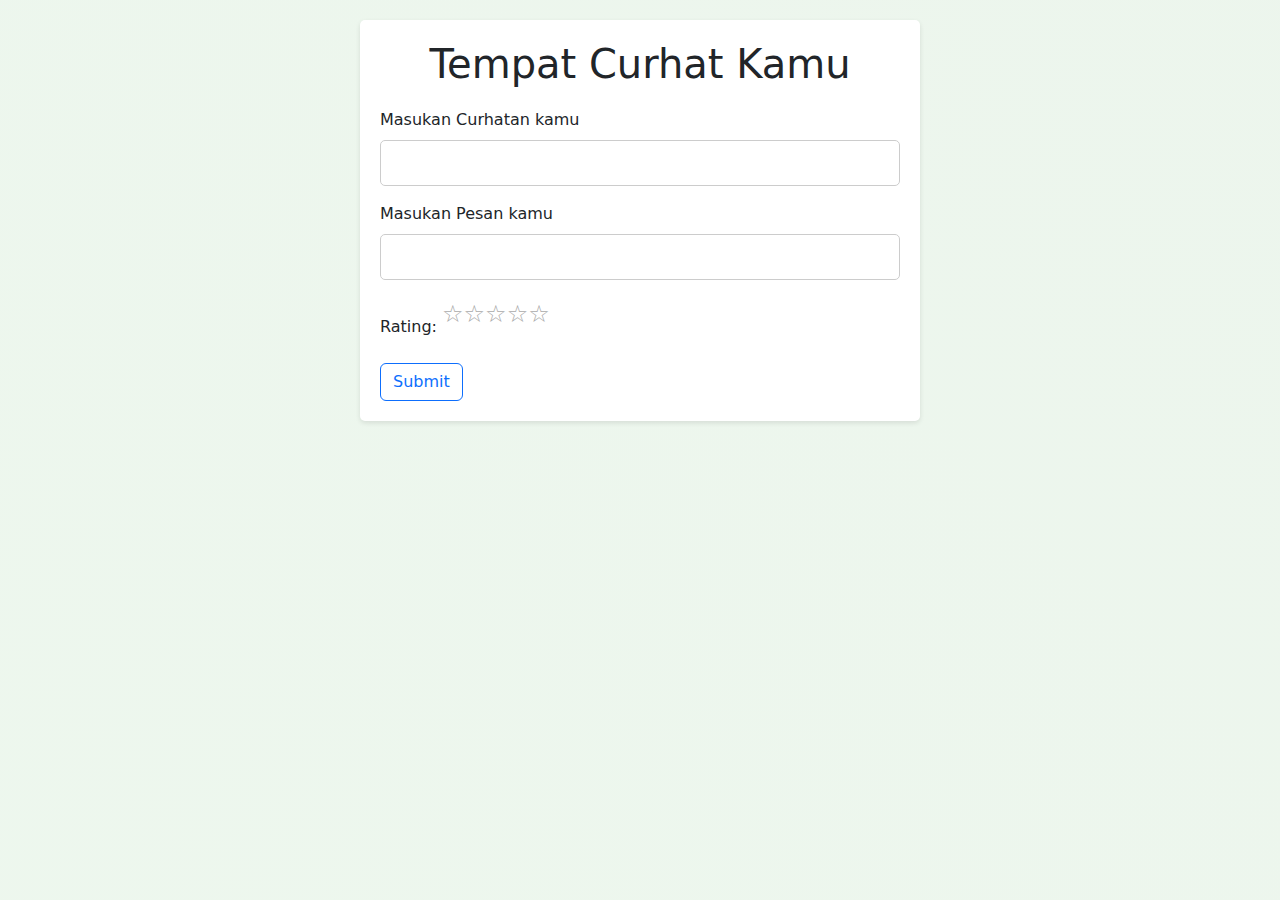
<file: Form Curhat/Index.html>
<!DOCTYPE html>
<html lang="en">

<head>
    <meta charset="UTF-8">
    <meta name="viewport" content="width=device-width, initial-scale=1.0">
    <link rel="stylesheet" href="style.css">
    <link href="https://cdn.jsdelivr.net/npm/bootstrap@5.0.2/dist/css/bootstrap.min.css" rel="stylesheet">
    <title>Curhat Disini Aja yah</title>
</head>

<body>
    <div class="container">
        <div class="content">
            <div class="child">
                <h1>Tempat Curhat Kamu</h1>
                <form action="" method="POST">
                    <div class="mb-3">
                        <label for="isicurhat" class="form-label">Masukan Curhatan kamu</label>
                        <input type="text" id="isicurhat" name="Curhat" class="form-control" required>
                    </div>
                    <div class="mb-3">
                        <label for="isipesan" class="form-label">Masukan Pesan kamu</label>
                        <input type="text" id="isipesan" name="pesan" class="form-control" required>
                    </div>
                    <div class="mb-3">
                        <label class="form-label">Rating:</label>
                        <div class="rating">
                            <input type="radio" id="star5" name="rating" value="5">
                            <label for="star5"></label>
                            <input type="radio" id="star4" name="rating" value="4">
                            <label for="star4"></label>
                            <input type="radio" id="star3" name="rating" value="3">
                            <label for="star3"></label>
                            <input type="radio" id="star2" name="rating" value="2">
                            <label for="star2"></label>
                            <input type="radio" id="star1" name="rating" value="1">
                            <label for="star1"></label>
                        </div>
                    </div>
                    <button type="submit" class="btn btn-outline-primary">Submit</button>
                </form>
            </div>
        </div>
    </div>
    <script src="script.js"></script>
    <script src="https://cdn.jsdelivr.net/npm/bootstrap@5.0.2/dist/js/bootstrap.bundle.min.js"></script>
    <script>
        const scriptURL = '<https://script.google.com/macros/s/AKfycbwRgDXX8NihOuvd54FvMT-ixifRlZwmdQGzoQ03TDQSo5M9A43tZRhW4col9bbo-Y0shQ/exec URL>'
        const form = document.forms['submit-to-google-sheet']
      
        form.addEventListener('submit', e => {
          e.preventDefault()
          fetch(scriptURL, { method: 'POST', body: new FormData(form)})
            .then(response => console.log('Success!', response))
            .catch(error => console.error('Error!', error.message))
        })
      </script>
</body>

</html>
</file>
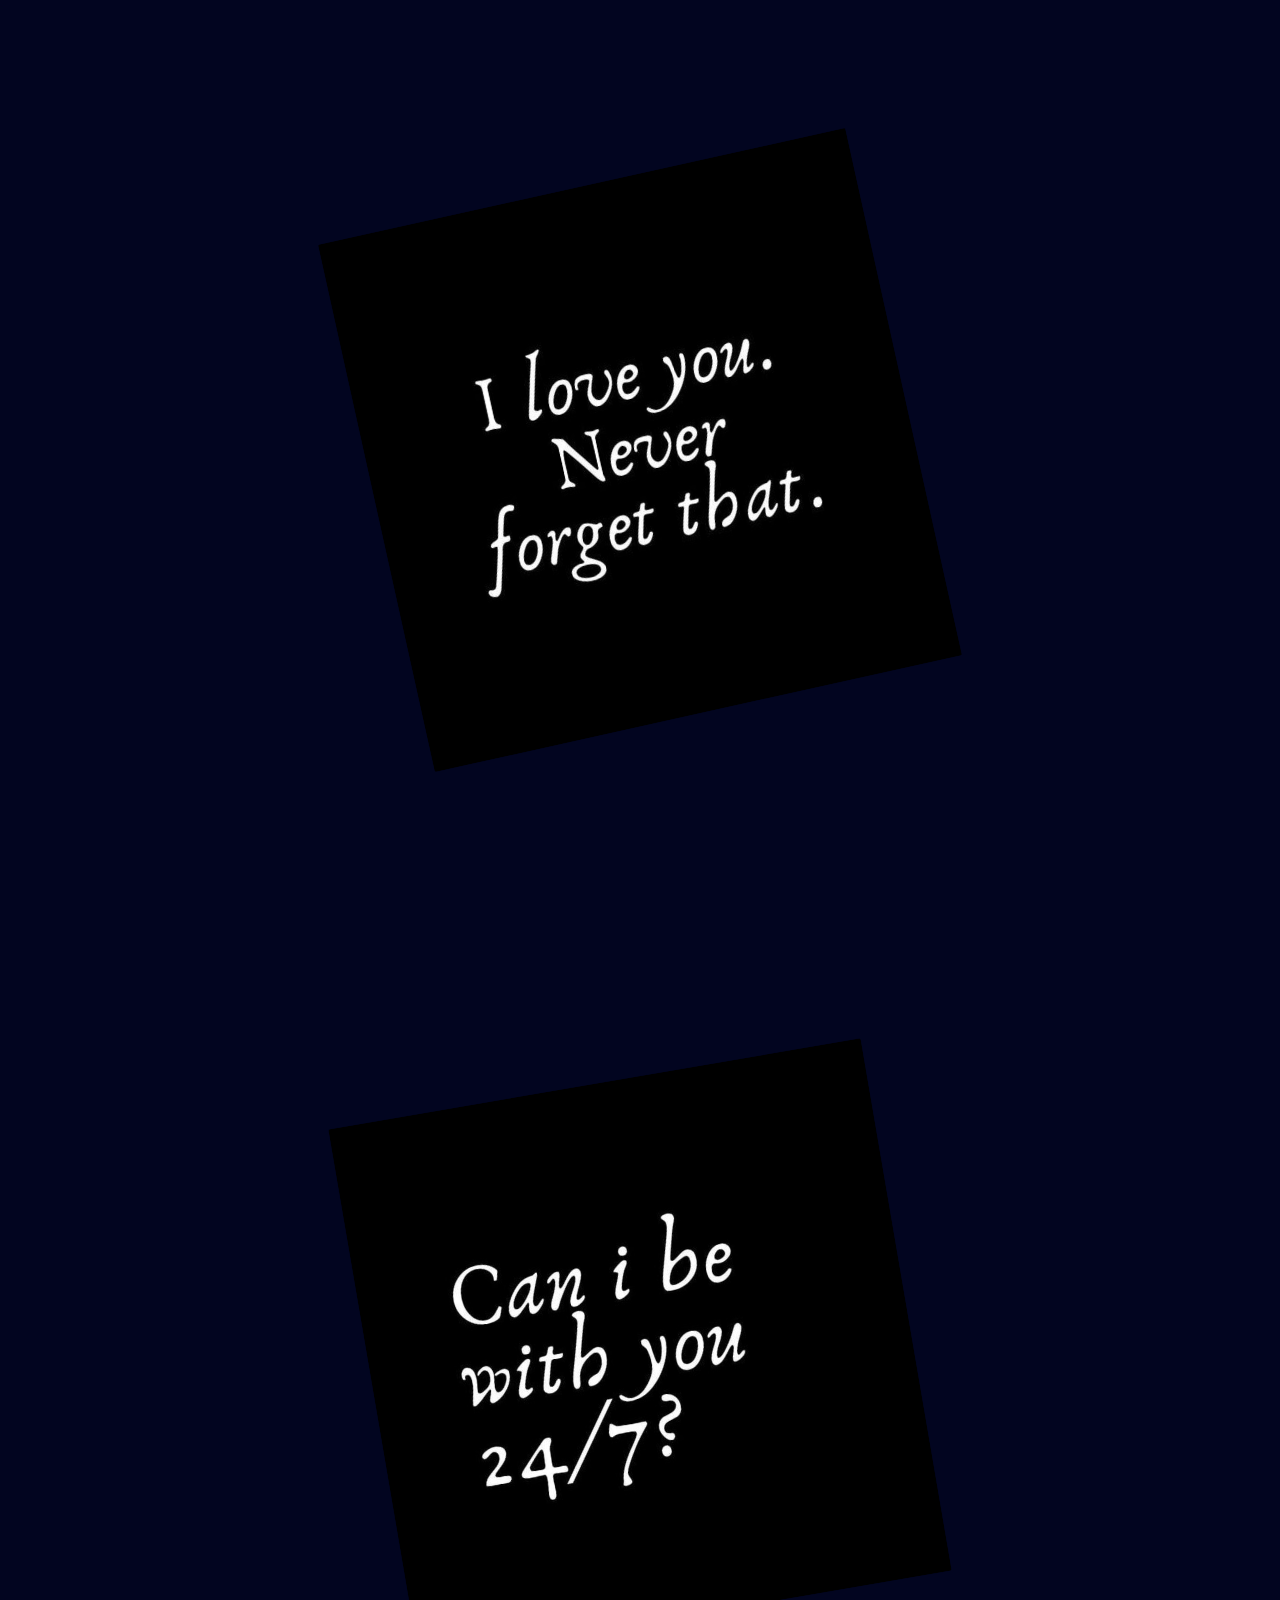
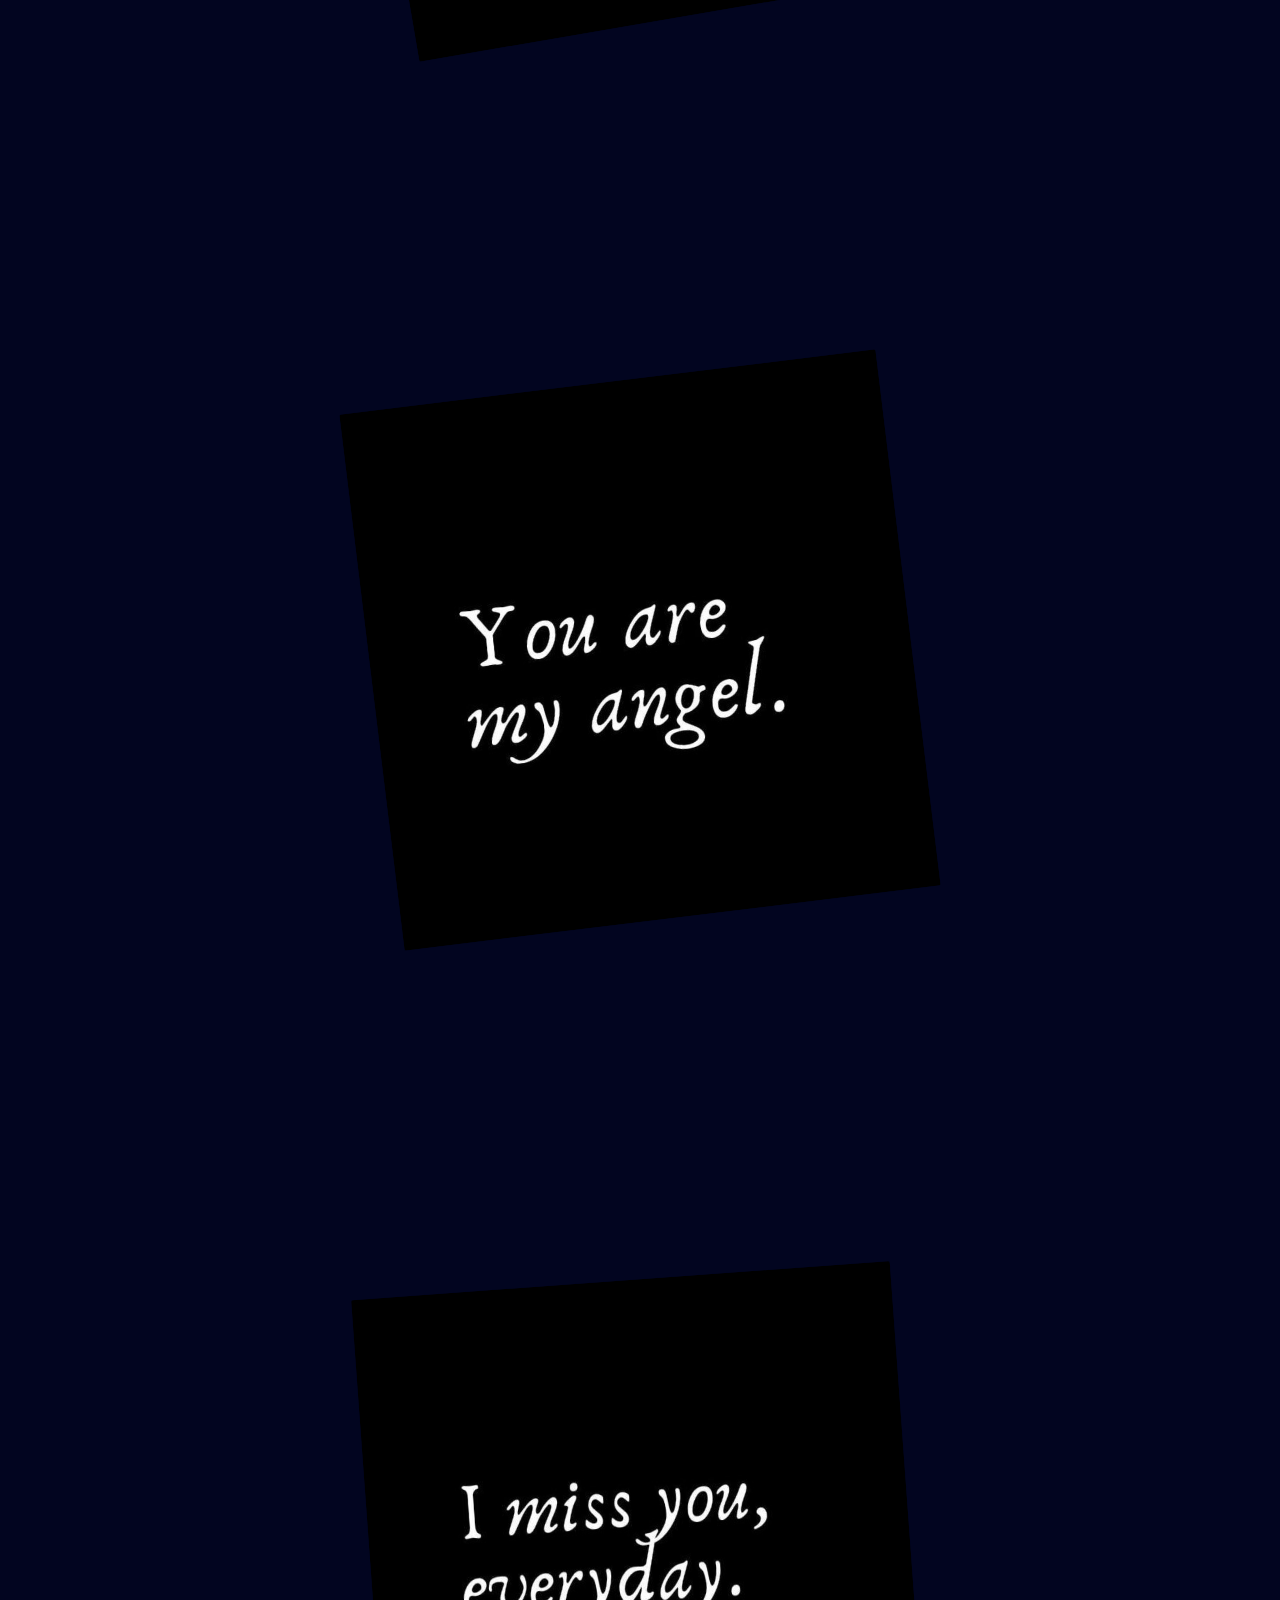
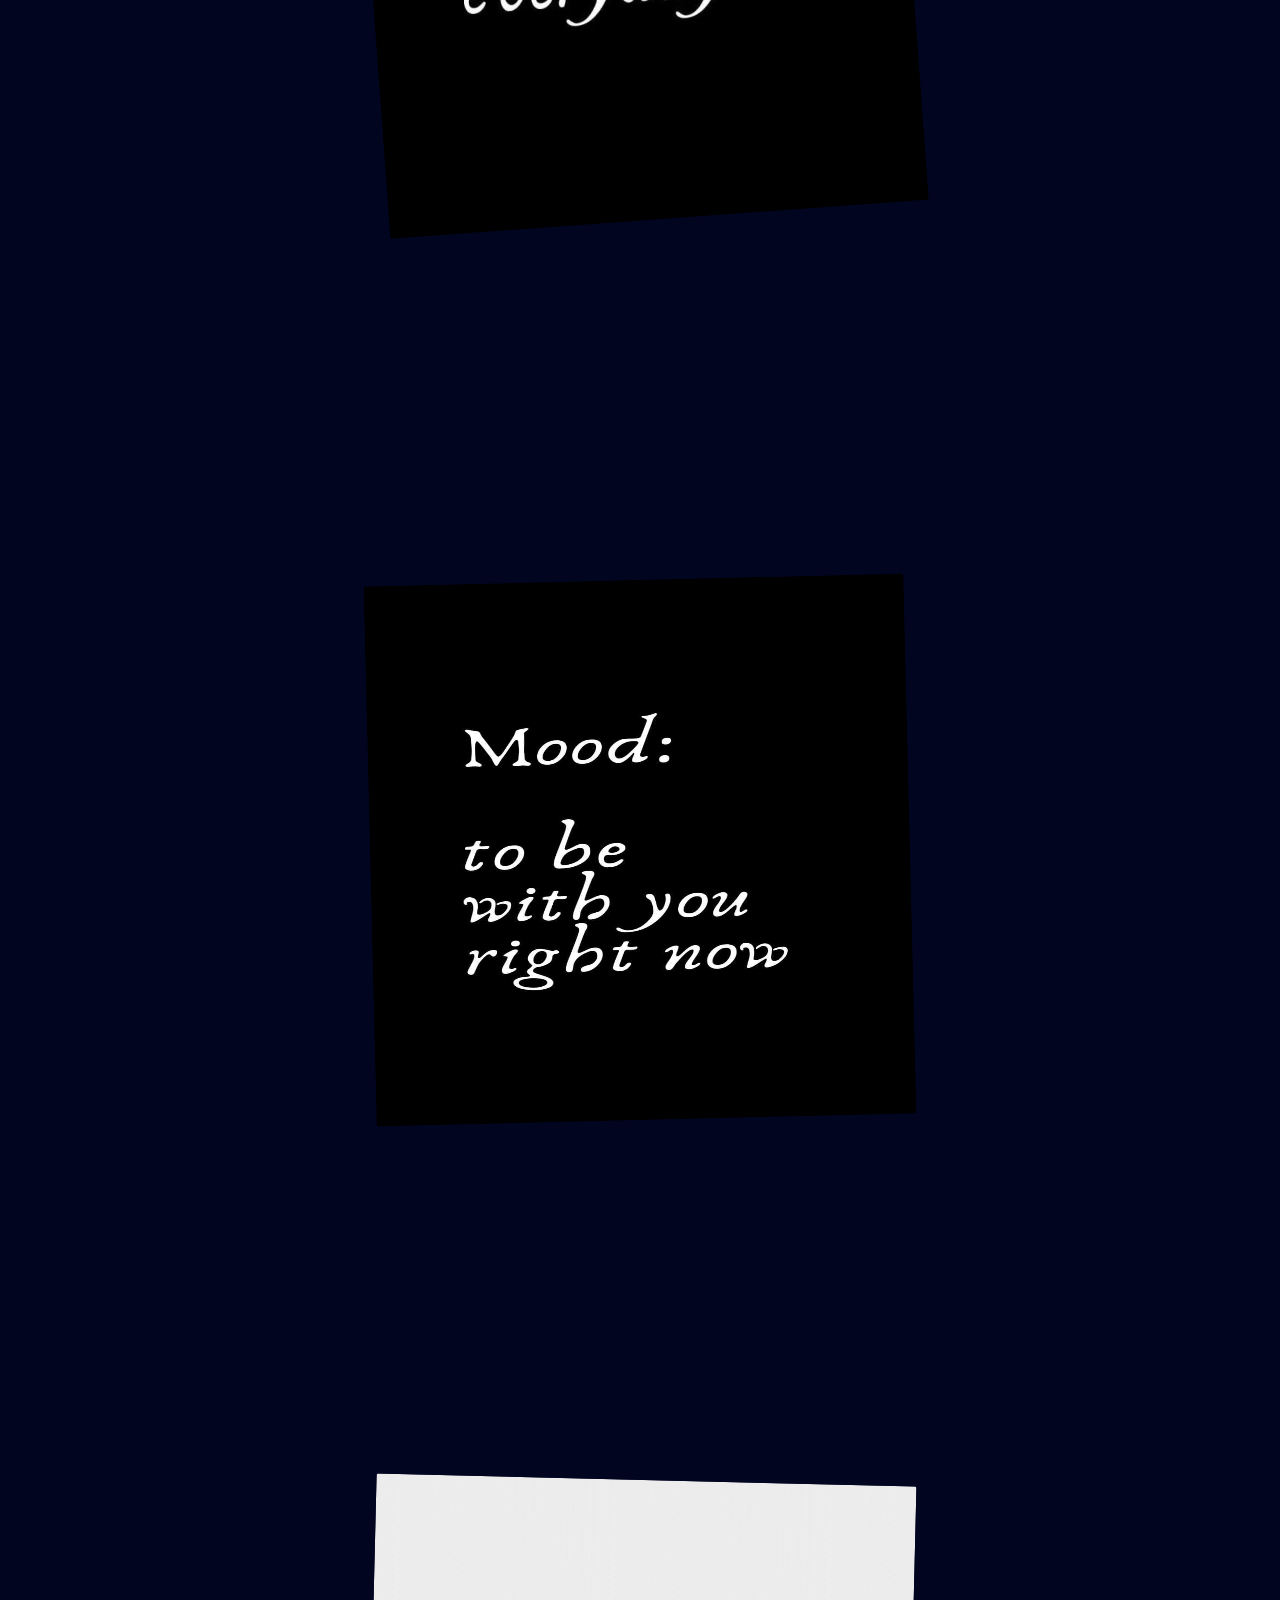
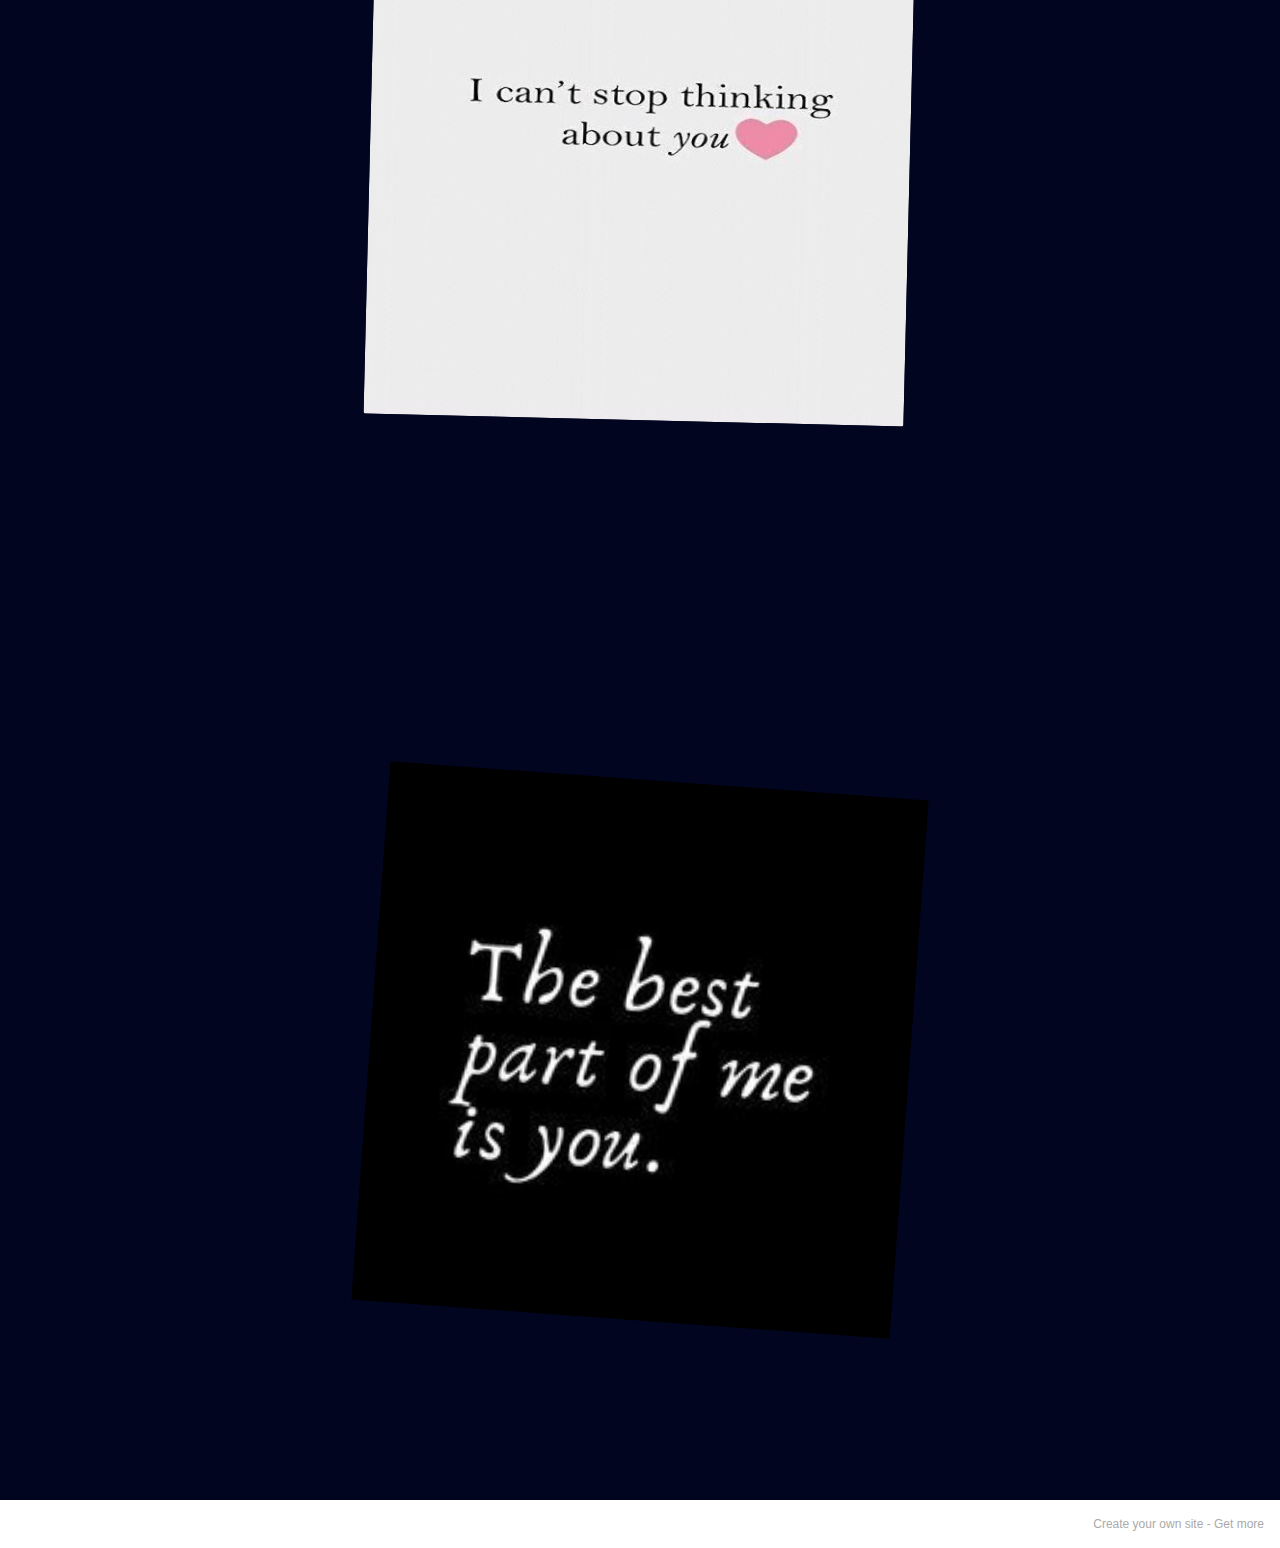
<file: galerry/Index.html>
<!DOCTYPE html>
<html  >
<head>
  <!-- Site made with Mobirise Website Builder v5.2.6, https://mobirise.com -->
  <meta charset="UTF-8">
  <meta http-equiv="X-UA-Compatible" content="IE=edge">
  <meta name="generator" content="Mobirise v5.2.6, mobirise.com">
  <meta name="viewport" content="width=device-width, initial-scale=1, minimum-scale=1">
  <link rel="shortcut icon" href="assets/images/logo5.png" type="image/x-icon">
  <meta name="description" content="Sticky Photostack">
  
  
  <title>Sticky Photostack</title>
  <link rel="stylesheet" href="assets/tether/tether.min.css">
  <link rel="stylesheet" href="assets/bootstrap/css/bootstrap.min.css">
  <link rel="stylesheet" href="assets/bootstrap/css/bootstrap-grid.min.css">
  <link rel="stylesheet" href="assets/bootstrap/css/bootstrap-reboot.min.css">
  <link rel="stylesheet" href="assets/theme/css/style.css">
  <link rel="preload" as="style" href="assets/mobirise/css/mbr-additional.css"><link rel="stylesheet" href="assets/mobirise/css/mbr-additional.css" type="text/css">
  
  
  
  

</head>
<body>
  
  <section class="photostack cid-snad6ka7Fr" id="content4-0">
<!--     <div class="photostack"> -->
<figure><img src="assets/galery/134 List of Romantic Words For Her And Him (1).jpeg" width="1000" height="1000"></figure>
<figure><img src="assets/galery/134 List of Romantic Words For Her And Him (2).jpeg" width="1000" height="1000" alt=""></figure>
<figure><img src="assets/galery/134 List of Romantic Words For Her And Him (3).jpeg" width="1000" height="1000"></figure>
<figure><img src="assets/galery/134 List of Romantic Words For Her And Him (5).jpeg" width="1000" height="1000"></figure>
<figure><img src="assets/galery/134 List of Romantic Words For Her And Him (6).jpeg" width="1000" height="1000"></figure>
<figure><img src="assets/galery/I cant stop thinking about you.jpeg" width="1000" height="1000"></figure>
<figure><img src="assets/galery/134 List of Romantic Words For Her And Him.jpeg" width="1000" height="1000"></figure>
    
<!-- </div> -->
</section><section style="background-color: #fff; font-family: -apple-system, BlinkMacSystemFont, 'Segoe UI', 'Roboto', 'Helvetica Neue', Arial, sans-serif; color:#aaa; font-size:12px; padding: 0; align-items: center; display: flex;"><a href="https://mobirise.site/q" style="flex: 1 1; height: 3rem; padding-left: 1rem;"></a><p style="flex: 0 0 auto; margin:0; padding-right:1rem;">Create your own site - <a href="https://mobirise.site/v" style="color:#aaa;">Get more</a></p></section><script src="assets/web/assets/jquery/jquery.min.js"></script>  <script src="assets/popper/popper.min.js"></script>  <script src="assets/tether/tether.min.js"></script>  <script src="assets/bootstrap/js/bootstrap.min.js"></script>  <script src="assets/smoothscroll/smooth-scroll.js"></script>  <script src="assets/theme/js/script.js"></script>  
  
  

</body>
</html>
</file>
<file: Form Curhat/style.css>
/* CSS untuk dekorasi halaman curhat */
body {
    font-family: Arial, sans-serif;
    background-color: #f2f2f2;
    margin: 0;
    padding: 0;
  }
  
  .content {
    max-width: 600px;
    margin: 0 auto;
    padding: 20px;
  }
  
  .child {
    background-color: #fff;
    padding: 20px;
    border-radius: 5px;
    box-shadow: 0 2px 5px rgba(0, 0, 0, 0.1);
  }
  
  h1 {
    text-align: center;
    color: #333;
    font-size: 28px;
    margin-bottom: 20px;
  }
  
  form {
    margin-top: 20px;
  }
  
  input[type="text"] {
    width: 100%;
    padding: 10px;
    margin-bottom: 10px;
    border: 1px solid #ccc;
    border-radius: 5px;
  }
  
  .container {
    margin-bottom: 10px;
  }
  
  .field {
    display: flex;
    flex-direction: column;
  }
  
  .checkbox {
    margin-bottom: 5px;
  }
  
  .checkbox input[type="checkbox"] {
    margin-right: 5px;
  }
  
  button {
    background-color: #4caf50;
    color: #fff;
    padding: 10px 20px;
    border: none;
    border-radius: 5px;
    cursor: pointer;
    font-size: 16px;
  }
  
  button:hover {
    background-color: #45a049;
  }
  
  /* Tambahkan dekorasi berikut */
  .container::before {
    content: "";
    display: block;
    position: absolute;
    top: 0;
    left: 0;
    width: 100%;
    height: 100%;
    background-image: linear-gradient(45deg, #4caf50, #45a049);
    opacity: 0.1;
    z-index: -1;
  }
  
  .child {
    position: relative;
    overflow: hidden;
  }
  
  .child::before {
    content: "";
    display: block;
    position: absolute;
    top: -50px;
    left: -50px;
    width: 100%;
    height: 100%;
    background-image: radial-gradient(circle at top left, #4caf50, #45a049);
    transform: rotate(-45deg);
    opacity: 0.05;
    z-index: -1;
  }
  
/* CSS untuk sistem rating pengguna */
.rating {
    display: inline-block;
  }
  
  .rating input[type="radio"] {
    display: none;
  }
  
  .rating label {
    float: right;
    cursor: pointer;
    color: #aaa;
  }
  
  .rating label:before {
    content: "\2606";
    font-size: 24px;
  }
  
  .rating input[type="radio"]:checked ~ label:before {
    content: "\2605";
    color: #FFD700;
  }
</file>
<file: galerry/assets/theme/css/style.css>
section {
  background-color: #ffffff;
}

body {
  font-style: normal;
  line-height: 1.5;
  font-weight: 400;
  color: #232323;
  position: relative;
}

section,
.container,
.container-fluid {
  position: relative;
  word-wrap: break-word;
}

a.mbr-iconfont:hover {
  text-decoration: none;
}

.article .lead p,
.article .lead ul,
.article .lead ol,
.article .lead pre,
.article .lead blockquote {
  margin-bottom: 0;
}

a {
  font-style: normal;
  font-weight: 400;
  cursor: pointer;
}

a, a:hover {
  text-decoration: none;
}

.mbr-section-title {
  font-style: normal;
  line-height: 1.3;
}

.mbr-section-subtitle {
  line-height: 1.3;
}

.mbr-text {
  font-style: normal;
  line-height: 1.7;
}

h1,
h2,
h3,
h4,
h5,
h6,
.display-1,
.display-2,
.display-4,
.display-5,
.display-7,
span,
p,
a {
  line-height: 1;
  word-break: break-word;
  word-wrap: break-word;
  font-weight: 400;
}

b,
strong {
  font-weight: bold;
}

input:-webkit-autofill, input:-webkit-autofill:hover, input:-webkit-autofill:focus, input:-webkit-autofill:active {
  -webkit-transition-delay: 9999s;
          transition-delay: 9999s;
  -webkit-transition-property: background-color, color;
  transition-property: background-color, color;
}

textarea[type="hidden"] {
  display: none;
}

section {
  background-position: 50% 50%;
  background-repeat: no-repeat;
  background-size: cover;
}

section .mbr-background-video,
section .mbr-background-video-preview {
  position: absolute;
  bottom: 0;
  left: 0;
  right: 0;
  top: 0;
}

.hidden {
  visibility: hidden;
}

.mbr-z-index20 {
  z-index: 20;
}

/*! Base colors */
.mbr-white {
  color: #ffffff;
}

.mbr-black {
  color: #111111;
}

.mbr-bg-white {
  background-color: #ffffff;
}

.mbr-bg-black {
  background-color: #000000;
}

/*! Text-aligns */
.align-left {
  text-align: left;
}

.align-center {
  text-align: center;
}

.align-right {
  text-align: right;
}

/*! Font-weight  */
.mbr-light {
  font-weight: 300;
}

.mbr-regular {
  font-weight: 400;
}

.mbr-semibold {
  font-weight: 500;
}

.mbr-bold {
  font-weight: 700;
}

/*! Media  */
.media-content {
  -ms-flex-preferred-size: 100%;
      flex-basis: 100%;
}

.media-container-row {
  display: -webkit-box;
  display: -ms-flexbox;
  display: flex;
  -webkit-box-orient: horizontal;
  -webkit-box-direction: normal;
      -ms-flex-direction: row;
          flex-direction: row;
  -ms-flex-wrap: wrap;
      flex-wrap: wrap;
  -webkit-box-pack: center;
      -ms-flex-pack: center;
          justify-content: center;
  -ms-flex-line-pack: center;
      align-content: center;
  -webkit-box-align: start;
      -ms-flex-align: start;
          align-items: start;
}

.media-container-row .media-size-item {
  width: 400px;
}

.media-container-column {
  display: -webkit-box;
  display: -ms-flexbox;
  display: flex;
  -webkit-box-orient: vertical;
  -webkit-box-direction: normal;
      -ms-flex-direction: column;
          flex-direction: column;
  -ms-flex-wrap: wrap;
      flex-wrap: wrap;
  -webkit-box-pack: center;
      -ms-flex-pack: center;
          justify-content: center;
  -ms-flex-line-pack: center;
      align-content: center;
  -webkit-box-align: stretch;
      -ms-flex-align: stretch;
          align-items: stretch;
}

.media-container-column > * {
  width: 100%;
}

@media (min-width: 992px) {
  .media-container-row {
    -ms-flex-wrap: nowrap;
        flex-wrap: nowrap;
  }
}

figure {
  margin-bottom: 0;
  overflow: hidden;
}

figure[mbr-media-size] {
  -webkit-transition: width 0.1s;
  transition: width 0.1s;
}

img,
iframe {
  display: block;
  width: 100%;
}

.card {
  background-color: transparent;
  border: none;
}

.card-box {
  width: 100%;
}

.card-img {
  text-align: center;
  -ms-flex-negative: 0;
      flex-shrink: 0;
  -webkit-flex-shrink: 0;
}

.media {
  max-width: 100%;
  margin: 0 auto;
}

.mbr-figure {
  -ms-flex-item-align: center;
      -ms-grid-row-align: center;
      align-self: center;
}

.media-container > div {
  max-width: 100%;
}

.mbr-figure img,
.card-img img {
  width: 100%;
}

@media (max-width: 991px) {
  .media-size-item {
    width: auto !important;
  }
  .media {
    width: auto;
  }
  .mbr-figure {
    width: 100% !important;
  }
}

/*! Buttons */
.mbr-section-btn {
  margin-left: -0.6rem;
  margin-right: -0.6rem;
  font-size: 0;
}

.btn {
  font-weight: 600;
  border-width: 1px;
  font-style: normal;
  margin: 0.6rem 0.6rem;
  white-space: normal;
  -webkit-transition: all 0.2s ease-in-out;
  transition: all 0.2s ease-in-out;
  display: -webkit-inline-box;
  display: -ms-inline-flexbox;
  display: inline-flex;
  -webkit-box-align: center;
      -ms-flex-align: center;
          align-items: center;
  -webkit-box-pack: center;
      -ms-flex-pack: center;
          justify-content: center;
  word-break: break-word;
}

.btn-sm {
  font-weight: 600;
  letter-spacing: 0px;
  -webkit-transition: all 0.3s ease-in-out;
  transition: all 0.3s ease-in-out;
}

.btn-md {
  font-weight: 600;
  letter-spacing: 0px;
  -webkit-transition: all 0.3s ease-in-out;
  transition: all 0.3s ease-in-out;
}

.btn-lg {
  font-weight: 600;
  letter-spacing: 0px;
  -webkit-transition: all 0.3s ease-in-out;
  transition: all 0.3s ease-in-out;
}

.btn-form {
  margin: 0;
}

.btn-form:hover {
  cursor: pointer;
}

nav .mbr-section-btn {
  margin-left: 0rem;
  margin-right: 0rem;
}

/*! Btn icon margin */
.btn .mbr-iconfont,
.btn.btn-sm .mbr-iconfont {
  -webkit-box-ordinal-group: 2;
      -ms-flex-order: 1;
          order: 1;
  cursor: pointer;
  margin-left: 0.5rem;
  vertical-align: sub;
}

.btn.btn-md .mbr-iconfont,
.btn.btn-md .mbr-iconfont {
  margin-left: 0.8rem;
}

.mbr-regular {
  font-weight: 400;
}

.mbr-semibold {
  font-weight: 500;
}

.mbr-bold {
  font-weight: 700;
}

[type="submit"] {
  -webkit-appearance: none;
}

/*! Full-screen */
.mbr-fullscreen .mbr-overlay {
  min-height: 100vh;
}

.mbr-fullscreen {
  display: -webkit-box;
  display: -ms-flexbox;
  display: flex;
  display: -moz-flex;
  display: -ms-flex;
  display: -o-flex;
  -webkit-box-align: center;
      -ms-flex-align: center;
          align-items: center;
  min-height: 100vh;
  padding-top: 3rem;
  padding-bottom: 3rem;
}

/*! Map */
.map {
  height: 25rem;
  position: relative;
}

.map iframe {
  width: 100%;
  height: 100%;
}

/*! Scroll to top arrow */
.mbr-arrow-up {
  bottom: 25px;
  right: 90px;
  position: fixed;
  text-align: right;
  z-index: 5000;
  color: #ffffff;
  font-size: 22px;
}

.mbr-arrow-up a {
  background: rgba(0, 0, 0, 0.2);
  border-radius: 50%;
  color: #fff;
  display: inline-block;
  height: 60px;
  width: 60px;
  border: 2px solid #fff;
  outline-style: none !important;
  position: relative;
  text-decoration: none;
  -webkit-transition: all 0.3s ease-in-out;
  transition: all 0.3s ease-in-out;
  cursor: pointer;
  text-align: center;
}

.mbr-arrow-up a:hover {
  background-color: rgba(0, 0, 0, 0.4);
}

.mbr-arrow-up a i {
  line-height: 60px;
}

.mbr-arrow-up-icon {
  display: block;
  color: #fff;
}

.mbr-arrow-up-icon::before {
  content: "\203a";
  display: inline-block;
  font-family: serif;
  font-size: 22px;
  line-height: 1;
  font-style: normal;
  position: relative;
  top: 6px;
  left: -4px;
  -webkit-transform: rotate(-90deg);
          transform: rotate(-90deg);
}

/*! Arrow Down */
.mbr-arrow {
  position: absolute;
  bottom: 45px;
  left: 50%;
  width: 60px;
  height: 60px;
  cursor: pointer;
  background-color: rgba(80, 80, 80, 0.5);
  border-radius: 50%;
  -webkit-transform: translateX(-50%);
          transform: translateX(-50%);
}

@media (max-width: 767px) {
  .mbr-arrow {
    display: none;
  }
}

.mbr-arrow > a {
  display: inline-block;
  text-decoration: none;
  outline-style: none;
  -webkit-animation: arrowdown 1.7s ease-in-out infinite;
          animation: arrowdown 1.7s ease-in-out infinite;
  color: #ffffff;
}

.mbr-arrow > a > i {
  position: absolute;
  top: -2px;
  left: 15px;
  font-size: 2rem;
}

#scrollToTop a i::before {
  content: "";
  position: absolute;
  display: block;
  border-bottom: 2.5px solid #fff;
  border-left: 2.5px solid #fff;
  width: 27.8%;
  height: 27.8%;
  left: 50%;
  top: 50%;
  -webkit-transform: rotate(135deg);
  transform: translateY(-30%) translateX(-50%) rotate(135deg);
}

@keyframes arrowdown {
  0% {
    -webkit-transform: translateY(0px);
            transform: translateY(0px);
  }
  50% {
    -webkit-transform: translateY(-5px);
            transform: translateY(-5px);
  }
  100% {
    -webkit-transform: translateY(0px);
            transform: translateY(0px);
  }
}

@-webkit-keyframes arrowdown {
  0% {
    -webkit-transform: translateY(0px);
            transform: translateY(0px);
  }
  50% {
    -webkit-transform: translateY(-5px);
            transform: translateY(-5px);
  }
  100% {
    -webkit-transform: translateY(0px);
            transform: translateY(0px);
  }
}

@media (max-width: 500px) {
  .mbr-arrow-up {
    left: 50%;
    right: auto;
  }
}

/*Gradients animation*/
@keyframes gradient-animation {
  from {
    background-position: 0% 100%;
    -webkit-animation-timing-function: ease-in-out;
            animation-timing-function: ease-in-out;
  }
  to {
    background-position: 100% 0%;
    -webkit-animation-timing-function: ease-in-out;
            animation-timing-function: ease-in-out;
  }
}

@-webkit-keyframes gradient-animation {
  from {
    background-position: 0% 100%;
    -webkit-animation-timing-function: ease-in-out;
            animation-timing-function: ease-in-out;
  }
  to {
    background-position: 100% 0%;
    -webkit-animation-timing-function: ease-in-out;
            animation-timing-function: ease-in-out;
  }
}

.bg-gradient {
  background-size: 200% 200%;
  animation: gradient-animation 5s infinite alternate;
  -webkit-animation: gradient-animation 5s infinite alternate;
}

.menu .navbar-brand {
  display: -webkit-flex;
}

.menu .navbar-brand span {
  display: -webkit-box;
  display: -ms-flexbox;
  display: flex;
  display: -webkit-flex;
}

.menu .navbar-brand .navbar-caption-wrap {
  display: -webkit-flex;
}

.menu .navbar-brand .navbar-logo img {
  display: -webkit-flex;
  width: auto;
}

@media (min-width: 768px) and (max-width: 991px) {
  .menu .navbar-toggleable-sm .navbar-nav {
    display: -webkit-box;
    display: -ms-flexbox;
  }
}

@media (max-width: 991px) {
  .menu .navbar-collapse {
    max-height: 93.5vh;
  }
  .menu .navbar-collapse.show {
    overflow: auto;
  }
}

@media (min-width: 992px) {
  .menu .navbar-nav.nav-dropdown {
    display: -webkit-flex;
  }
  .menu .navbar-toggleable-sm .navbar-collapse {
    display: -webkit-flex !important;
  }
  .menu .collapsed .navbar-collapse {
    max-height: 93.5vh;
  }
  .menu .collapsed .navbar-collapse.show {
    overflow: auto;
  }
}

@media (max-width: 767px) {
  .menu .navbar-collapse {
    max-height: 80vh;
  }
}

.nav-link .mbr-iconfont {
  margin-right: .5rem;
}

.navbar {
  display: -webkit-flex;
  -webkit-flex-wrap: wrap;
  -webkit-align-items: center;
  -webkit-justify-content: space-between;
}

.navbar-collapse {
  -webkit-flex-basis: 100%;
  -webkit-flex-grow: 1;
  -webkit-align-items: center;
}

.nav-dropdown .link {
  padding: 0.667em 1.667em !important;
  margin: 0 !important;
}

.nav {
  display: -webkit-flex;
  -webkit-flex-wrap: wrap;
}

.row {
  display: -webkit-flex;
  -webkit-flex-wrap: wrap;
}

.justify-content-center {
  -webkit-justify-content: center;
}

.form-inline {
  display: -webkit-flex;
}

.card-wrapper {
  -webkit-flex: 1;
}

.carousel-control {
  z-index: 10;
  display: -webkit-flex;
}

.carousel-controls {
  display: -webkit-flex;
}

.media {
  display: -webkit-flex;
}

.form-group:focus {
  outline: none;
}

.jq-selectbox__select {
  padding: 7px 0;
  position: relative;
}

.jq-selectbox__dropdown {
  overflow: hidden;
  border-radius: 10px;
  position: absolute;
  top: 100%;
  left: 0 !important;
  width: 100% !important;
}

.jq-selectbox__trigger-arrow {
  right: 0;
  -webkit-transform: translateY(-50%);
          transform: translateY(-50%);
}

.jq-selectbox li {
  padding: 1.07em 0.5em;
}

input[type="range"] {
  padding-left: 0 !important;
  padding-right: 0 !important;
}

.modal-dialog,
.modal-content {
  height: 100%;
}

.modal-dialog .carousel-inner {
  height: calc(100vh - 1.75rem);
}

@media (max-width: 575px) {
  .modal-dialog .carousel-inner {
    height: calc(100vh - 1rem);
  }
}

.carousel-item {
  text-align: center;
}

.carousel-item img {
  margin: auto;
}

.navbar-toggler {
  -webkit-align-self: flex-start;
  -ms-flex-item-align: start;
  align-self: flex-start;
  padding: 0.25rem 0.75rem;
  font-size: 1.25rem;
  line-height: 1;
  background: transparent;
  border: 1px solid transparent;
  border-radius: 0.25rem;
}

.navbar-toggler:focus,
.navbar-toggler:hover {
  text-decoration: none;
}

.navbar-toggler-icon {
  display: inline-block;
  width: 1.5em;
  height: 1.5em;
  vertical-align: middle;
  content: "";
  background: no-repeat center center;
  background-size: 100% 100%;
}

.navbar-toggler-left {
  position: absolute;
  left: 1rem;
}

.navbar-toggler-right {
  position: absolute;
  right: 1rem;
}

.card-img {
  width: auto;
}

.menu .navbar.collapsed:not(.beta-menu) {
  -webkit-box-orient: vertical;
  -webkit-box-direction: normal;
      -ms-flex-direction: column;
          flex-direction: column;
}

.carousel-item.active,
.carousel-item-next,
.carousel-item-prev {
  display: -webkit-box;
  display: -ms-flexbox;
  display: flex;
}

.note-air-layout .dropup .dropdown-menu,
.note-air-layout .navbar-fixed-bottom .dropdown .dropdown-menu {
  bottom: initial !important;
}

html,
body {
  height: auto;
  min-height: 100vh;
}

.dropup .dropdown-toggle::after {
  display: none;
}

.form-asterisk {
  font-family: initial;
  position: absolute;
  top: -2px;
  font-weight: normal;
}

.form-control-label {
  position: relative;
  cursor: pointer;
  margin-bottom: 0.357em;
  padding: 0;
}

.alert {
  color: #ffffff;
  border-radius: 0;
  border: 0;
  font-size: 1.1rem;
  line-height: 1.5;
  margin-bottom: 1.875rem;
  padding: 1.25rem;
  position: relative;
  text-align: center;
}

.alert.alert-form::after {
  background-color: inherit;
  bottom: -7px;
  content: "";
  display: block;
  height: 14px;
  left: 50%;
  margin-left: -7px;
  position: absolute;
  -webkit-transform: rotate(45deg);
          transform: rotate(45deg);
  width: 14px;
}

.form-control {
  background-color: #ffffff;
  background-clip: border-box;
  color: #232323;
  line-height: 1rem !important;
  height: auto;
  padding: 0.6rem 1.2rem;
  -webkit-transition: border-color 0.25s ease 0s;
  transition: border-color 0.25s ease 0s;
  border: 1px solid transparent !important;
  border-radius: 4px;
  -webkit-box-shadow: rgba(0, 0, 0, 0.07) 0px 1px 1px 0px, rgba(0, 0, 0, 0.07) 0px 1px 3px 0px, rgba(0, 0, 0, 0.03) 0px 0px 0px 1px;
          box-shadow: rgba(0, 0, 0, 0.07) 0px 1px 1px 0px, rgba(0, 0, 0, 0.07) 0px 1px 3px 0px, rgba(0, 0, 0, 0.03) 0px 0px 0px 1px;
}

.form-active .form-control:invalid {
  border-color: red;
}

form .row {
  margin-left: -0.6rem;
  margin-right: -0.6rem;
}

form .row [class*="col"] {
  padding-left: 0.6rem;
  padding-right: 0.6rem;
}

form .mbr-section-btn {
  margin: 0;
  padding-left: 0.6rem;
  padding-right: 0.6rem;
}

form .btn {
  display: -webkit-box;
  display: -ms-flexbox;
  display: flex;
  padding: 0.6rem 1.2rem;
  margin: 0;
}

form .form-check-input {
  margin-top: .5;
}

textarea.form-control {
  line-height: 1.5rem !important;
}

.form-group {
  margin-bottom: 1.2rem;
}

.form-control,
form .btn {
  min-height: 48px;
}

.gdpr-block label span.textGDPR input[name='gdpr'] {
  top: 7px;
}

.form-control:focus {
  -webkit-box-shadow: none;
          box-shadow: none;
}

:focus {
  outline: none;
}

.mbr-overlay {
  background-color: #000;
  bottom: 0;
  left: 0;
  opacity: 0.5;
  position: absolute;
  right: 0;
  top: 0;
  z-index: 0;
  pointer-events: none;
}

blockquote {
  font-style: italic;
  padding: 3rem;
  font-size: 1.09rem;
  position: relative;
  border-left: 3px solid;
}

ul,
ol,
pre,
blockquote {
  margin-bottom: 2.3125rem;
}

.mt-4 {
  margin-top: 2rem !important;
}

.mb-4 {
  margin-bottom: 2rem !important;
}

@media (min-width: 992px) {
  .container {
    padding-left: 16px;
    padding-right: 16px;
  }
  .row {
    margin-left: -16px;
    margin-right: -16px;
  }
  .row > [class*="col"] {
    padding-left: 16px;
    padding-right: 16px;
  }
}

@media (min-width: 768px) {
  .container-fluid {
    padding-left: 32px;
    padding-right: 32px;
  }
}

@media (min-width: 768px) and (max-width: 991px) {
  .mbr-container {
    padding-left: 32px;
    padding-right: 32px;
  }
}

@media (max-width: 767px) {
  .mbr-container {
    padding-left: 16px;
    padding-right: 16px;
  }
}

.card-wrapper,
.item-wrapper {
  overflow: hidden;
}

.app-video-wrapper > img {
  opacity: 1;
}
/*# sourceMappingURL=style.css.map */.engine {
	position: absolute;
	text-indent: -2400px;
	text-align: center;
	padding: 0;
	top: 0;
	left: -2400px;
}
</file>
<file: galerry/assets/mobirise/css/mbr-additional.css>
@import url(https://fonts.googleapis.com/css?family=Jost:100,200,300,400,500,600,700,800,900,100i,200i,300i,400i,500i,600i,700i,800i,900i&display=swap);





body {
  font-family: Jost;
}
.display-1 {
  font-family: 'Jost', sans-serif;
  font-size: 4.6rem;
  line-height: 1.1;
}
.display-1 > .mbr-iconfont {
  font-size: 5.75rem;
}
.display-2 {
  font-family: 'Jost', sans-serif;
  font-size: 3rem;
  line-height: 1.1;
}
.display-2 > .mbr-iconfont {
  font-size: 3.75rem;
}
.display-4 {
  font-family: 'Jost', sans-serif;
  font-size: 1.1rem;
  line-height: 1.5;
}
.display-4 > .mbr-iconfont {
  font-size: 1.375rem;
}
.display-5 {
  font-family: 'Jost', sans-serif;
  font-size: 2rem;
  line-height: 1.5;
}
.display-5 > .mbr-iconfont {
  font-size: 2.5rem;
}
.display-7 {
  font-family: 'Jost', sans-serif;
  font-size: 1.2rem;
  line-height: 1.5;
}
.display-7 > .mbr-iconfont {
  font-size: 1.5rem;
}
/* ---- Fluid typography for mobile devices ---- */
/* 1.4 - font scale ratio ( bootstrap == 1.42857 ) */
/* 100vw - current viewport width */
/* (48 - 20)  48 == 48rem == 768px, 20 == 20rem == 320px(minimal supported viewport) */
/* 0.65 - min scale variable, may vary */
@media (max-width: 992px) {
  .display-1 {
    font-size: 3.68rem;
  }
}
@media (max-width: 768px) {
  .display-1 {
    font-size: 3.22rem;
    font-size: calc( 2.26rem + (4.6 - 2.26) * ((100vw - 20rem) / (48 - 20)));
    line-height: calc( 1.1 * (2.26rem + (4.6 - 2.26) * ((100vw - 20rem) / (48 - 20))));
  }
  .display-2 {
    font-size: 2.4rem;
    font-size: calc( 1.7rem + (3 - 1.7) * ((100vw - 20rem) / (48 - 20)));
    line-height: calc( 1.3 * (1.7rem + (3 - 1.7) * ((100vw - 20rem) / (48 - 20))));
  }
  .display-4 {
    font-size: 0.88rem;
    font-size: calc( 1.0350000000000001rem + (1.1 - 1.0350000000000001) * ((100vw - 20rem) / (48 - 20)));
    line-height: calc( 1.4 * (1.0350000000000001rem + (1.1 - 1.0350000000000001) * ((100vw - 20rem) / (48 - 20))));
  }
  .display-5 {
    font-size: 1.6rem;
    font-size: calc( 1.35rem + (2 - 1.35) * ((100vw - 20rem) / (48 - 20)));
    line-height: calc( 1.4 * (1.35rem + (2 - 1.35) * ((100vw - 20rem) / (48 - 20))));
  }
  .display-7 {
    font-size: 0.96rem;
    font-size: calc( 1.07rem + (1.2 - 1.07) * ((100vw - 20rem) / (48 - 20)));
    line-height: calc( 1.4 * (1.07rem + (1.2 - 1.07) * ((100vw - 20rem) / (48 - 20))));
  }
}
/* Buttons */
.btn {
  padding: 0.6rem 1.2rem;
  border-radius: 4px;
}
.btn-sm {
  padding: 0.6rem 1.2rem;
  border-radius: 4px;
}
.btn-md {
  padding: 0.6rem 1.2rem;
  border-radius: 4px;
}
.btn-lg {
  padding: 1rem 2.6rem;
  border-radius: 4px;
}
.bg-primary {
  background-color: #6592e6 !important;
}
.bg-success {
  background-color: #40b0bf !important;
}
.bg-info {
  background-color: #47b5ed !important;
}
.bg-warning {
  background-color: #ffe161 !important;
}
.bg-danger {
  background-color: #ff9966 !important;
}
.btn-primary,
.btn-primary:active {
  background-color: #6592e6 !important;
  border-color: #6592e6 !important;
  color: #ffffff !important;
  box-shadow: 0 2px 2px 0 rgba(0, 0, 0, 0.2);
}
.btn-primary:hover,
.btn-primary:focus,
.btn-primary.focus,
.btn-primary.active {
  color: #ffffff !important;
  background-color: #2260d2 !important;
  border-color: #2260d2 !important;
  box-shadow: 0 2px 5px 0 rgba(0, 0, 0, 0.2);
}
.btn-primary.disabled,
.btn-primary:disabled {
  color: #ffffff !important;
  background-color: #2260d2 !important;
  border-color: #2260d2 !important;
}
.btn-secondary,
.btn-secondary:active {
  background-color: #ff6666 !important;
  border-color: #ff6666 !important;
  color: #ffffff !important;
  box-shadow: 0 2px 2px 0 rgba(0, 0, 0, 0.2);
}
.btn-secondary:hover,
.btn-secondary:focus,
.btn-secondary.focus,
.btn-secondary.active {
  color: #ffffff !important;
  background-color: #ff0f0f !important;
  border-color: #ff0f0f !important;
  box-shadow: 0 2px 5px 0 rgba(0, 0, 0, 0.2);
}
.btn-secondary.disabled,
.btn-secondary:disabled {
  color: #ffffff !important;
  background-color: #ff0f0f !important;
  border-color: #ff0f0f !important;
}
.btn-info,
.btn-info:active {
  background-color: #47b5ed !important;
  border-color: #47b5ed !important;
  color: #ffffff !important;
  box-shadow: 0 2px 2px 0 rgba(0, 0, 0, 0.2);
}
.btn-info:hover,
.btn-info:focus,
.btn-info.focus,
.btn-info.active {
  color: #ffffff !important;
  background-color: #148cca !important;
  border-color: #148cca !important;
  box-shadow: 0 2px 5px 0 rgba(0, 0, 0, 0.2);
}
.btn-info.disabled,
.btn-info:disabled {
  color: #ffffff !important;
  background-color: #148cca !important;
  border-color: #148cca !important;
}
.btn-success,
.btn-success:active {
  background-color: #40b0bf !important;
  border-color: #40b0bf !important;
  color: #ffffff !important;
  box-shadow: 0 2px 2px 0 rgba(0, 0, 0, 0.2);
}
.btn-success:hover,
.btn-success:focus,
.btn-success.focus,
.btn-success.active {
  color: #ffffff !important;
  background-color: #2a747e !important;
  border-color: #2a747e !important;
  box-shadow: 0 2px 5px 0 rgba(0, 0, 0, 0.2);
}
.btn-success.disabled,
.btn-success:disabled {
  color: #ffffff !important;
  background-color: #2a747e !important;
  border-color: #2a747e !important;
}
.btn-warning,
.btn-warning:active {
  background-color: #ffe161 !important;
  border-color: #ffe161 !important;
  color: #614f00 !important;
  box-shadow: 0 2px 2px 0 rgba(0, 0, 0, 0.2);
}
.btn-warning:hover,
.btn-warning:focus,
.btn-warning.focus,
.btn-warning.active {
  color: #0a0800 !important;
  background-color: #ffd10a !important;
  border-color: #ffd10a !important;
  box-shadow: 0 2px 5px 0 rgba(0, 0, 0, 0.2);
}
.btn-warning.disabled,
.btn-warning:disabled {
  color: #614f00 !important;
  background-color: #ffd10a !important;
  border-color: #ffd10a !important;
}
.btn-danger,
.btn-danger:active {
  background-color: #ff9966 !important;
  border-color: #ff9966 !important;
  color: #ffffff !important;
  box-shadow: 0 2px 2px 0 rgba(0, 0, 0, 0.2);
}
.btn-danger:hover,
.btn-danger:focus,
.btn-danger.focus,
.btn-danger.active {
  color: #ffffff !important;
  background-color: #ff5f0f !important;
  border-color: #ff5f0f !important;
  box-shadow: 0 2px 5px 0 rgba(0, 0, 0, 0.2);
}
.btn-danger.disabled,
.btn-danger:disabled {
  color: #ffffff !important;
  background-color: #ff5f0f !important;
  border-color: #ff5f0f !important;
}
.btn-white,
.btn-white:active {
  background-color: #fafafa !important;
  border-color: #fafafa !important;
  color: #7a7a7a !important;
  box-shadow: 0 2px 2px 0 rgba(0, 0, 0, 0.2);
}
.btn-white:hover,
.btn-white:focus,
.btn-white.focus,
.btn-white.active {
  color: #4f4f4f !important;
  background-color: #cfcfcf !important;
  border-color: #cfcfcf !important;
  box-shadow: 0 2px 5px 0 rgba(0, 0, 0, 0.2);
}
.btn-white.disabled,
.btn-white:disabled {
  color: #7a7a7a !important;
  background-color: #cfcfcf !important;
  border-color: #cfcfcf !important;
}
.btn-black,
.btn-black:active {
  background-color: #232323 !important;
  border-color: #232323 !important;
  color: #ffffff !important;
  box-shadow: 0 2px 2px 0 rgba(0, 0, 0, 0.2);
}
.btn-black:hover,
.btn-black:focus,
.btn-black.focus,
.btn-black.active {
  color: #ffffff !important;
  background-color: #000000 !important;
  border-color: #000000 !important;
  box-shadow: 0 2px 5px 0 rgba(0, 0, 0, 0.2);
}
.btn-black.disabled,
.btn-black:disabled {
  color: #ffffff !important;
  background-color: #000000 !important;
  border-color: #000000 !important;
}
.btn-primary-outline,
.btn-primary-outline:active {
  background-color: transparent !important;
  border-color: transparent;
  color: #6592e6;
}
.btn-primary-outline:hover,
.btn-primary-outline:focus,
.btn-primary-outline.focus,
.btn-primary-outline.active {
  color: #2260d2 !important;
  background-color: transparent!important;
  border-color: transparent!important;
  box-shadow: none!important;
}
.btn-primary-outline.disabled,
.btn-primary-outline:disabled {
  color: #ffffff !important;
  background-color: #6592e6 !important;
  border-color: #6592e6 !important;
}
.btn-secondary-outline,
.btn-secondary-outline:active {
  background-color: transparent !important;
  border-color: transparent;
  color: #ff6666;
}
.btn-secondary-outline:hover,
.btn-secondary-outline:focus,
.btn-secondary-outline.focus,
.btn-secondary-outline.active {
  color: #ff0f0f !important;
  background-color: transparent!important;
  border-color: transparent!important;
  box-shadow: none!important;
}
.btn-secondary-outline.disabled,
.btn-secondary-outline:disabled {
  color: #ffffff !important;
  background-color: #ff6666 !important;
  border-color: #ff6666 !important;
}
.btn-info-outline,
.btn-info-outline:active {
  background-color: transparent !important;
  border-color: transparent;
  color: #47b5ed;
}
.btn-info-outline:hover,
.btn-info-outline:focus,
.btn-info-outline.focus,
.btn-info-outline.active {
  color: #148cca !important;
  background-color: transparent!important;
  border-color: transparent!important;
  box-shadow: none!important;
}
.btn-info-outline.disabled,
.btn-info-outline:disabled {
  color: #ffffff !important;
  background-color: #47b5ed !important;
  border-color: #47b5ed !important;
}
.btn-success-outline,
.btn-success-outline:active {
  background-color: transparent !important;
  border-color: transparent;
  color: #40b0bf;
}
.btn-success-outline:hover,
.btn-success-outline:focus,
.btn-success-outline.focus,
.btn-success-outline.active {
  color: #2a747e !important;
  background-color: transparent!important;
  border-color: transparent!important;
  box-shadow: none!important;
}
.btn-success-outline.disabled,
.btn-success-outline:disabled {
  color: #ffffff !important;
  background-color: #40b0bf !important;
  border-color: #40b0bf !important;
}
.btn-warning-outline,
.btn-warning-outline:active {
  background-color: transparent !important;
  border-color: transparent;
  color: #ffe161;
}
.btn-warning-outline:hover,
.btn-warning-outline:focus,
.btn-warning-outline.focus,
.btn-warning-outline.active {
  color: #ffd10a !important;
  background-color: transparent!important;
  border-color: transparent!important;
  box-shadow: none!important;
}
.btn-warning-outline.disabled,
.btn-warning-outline:disabled {
  color: #614f00 !important;
  background-color: #ffe161 !important;
  border-color: #ffe161 !important;
}
.btn-danger-outline,
.btn-danger-outline:active {
  background-color: transparent !important;
  border-color: transparent;
  color: #ff9966;
}
.btn-danger-outline:hover,
.btn-danger-outline:focus,
.btn-danger-outline.focus,
.btn-danger-outline.active {
  color: #ff5f0f !important;
  background-color: transparent!important;
  border-color: transparent!important;
  box-shadow: none!important;
}
.btn-danger-outline.disabled,
.btn-danger-outline:disabled {
  color: #ffffff !important;
  background-color: #ff9966 !important;
  border-color: #ff9966 !important;
}
.btn-black-outline,
.btn-black-outline:active {
  background-color: transparent !important;
  border-color: transparent;
  color: #232323;
}
.btn-black-outline:hover,
.btn-black-outline:focus,
.btn-black-outline.focus,
.btn-black-outline.active {
  color: #000000 !important;
  background-color: transparent!important;
  border-color: transparent!important;
  box-shadow: none!important;
}
.btn-black-outline.disabled,
.btn-black-outline:disabled {
  color: #ffffff !important;
  background-color: #232323 !important;
  border-color: #232323 !important;
}
.btn-white-outline,
.btn-white-outline:active {
  background-color: transparent !important;
  border-color: transparent;
  color: #fafafa;
}
.btn-white-outline:hover,
.btn-white-outline:focus,
.btn-white-outline.focus,
.btn-white-outline.active {
  color: #cfcfcf !important;
  background-color: transparent!important;
  border-color: transparent!important;
  box-shadow: none!important;
}
.btn-white-outline.disabled,
.btn-white-outline:disabled {
  color: #7a7a7a !important;
  background-color: #fafafa !important;
  border-color: #fafafa !important;
}
.text-primary {
  color: #6592e6 !important;
}
.text-secondary {
  color: #ff6666 !important;
}
.text-success {
  color: #40b0bf !important;
}
.text-info {
  color: #47b5ed !important;
}
.text-warning {
  color: #ffe161 !important;
}
.text-danger {
  color: #ff9966 !important;
}
.text-white {
  color: #fafafa !important;
}
.text-black {
  color: #232323 !important;
}
a.text-primary:hover,
a.text-primary:focus,
a.text-primary.active {
  color: #205ac5 !important;
}
a.text-secondary:hover,
a.text-secondary:focus,
a.text-secondary.active {
  color: #ff0000 !important;
}
a.text-success:hover,
a.text-success:focus,
a.text-success.active {
  color: #266a73 !important;
}
a.text-info:hover,
a.text-info:focus,
a.text-info.active {
  color: #1283bc !important;
}
a.text-warning:hover,
a.text-warning:focus,
a.text-warning.active {
  color: #facb00 !important;
}
a.text-danger:hover,
a.text-danger:focus,
a.text-danger.active {
  color: #ff5500 !important;
}
a.text-white:hover,
a.text-white:focus,
a.text-white.active {
  color: #c7c7c7 !important;
}
a.text-black:hover,
a.text-black:focus,
a.text-black.active {
  color: #000000 !important;
}
a[class*="text-"]:not(.nav-link):not(.dropdown-item):not([role]) {
  position: relative;
  background-image: transparent;
  background-size: 10000px 2px;
  background-repeat: no-repeat;
  background-position: 0px 1.2em;
  background-position: -10000px 1.2em;
}
a[class*="text-"]:not(.nav-link):not(.dropdown-item):not([role]):hover {
  transition: background-position 2s ease-in-out;
  background-image: linear-gradient(currentColor 50%, currentColor 50%);
  background-position: 0px 1.2em;
}
.nav-tabs .nav-link.active {
  color: #6592e6;
}
.nav-tabs .nav-link:not(.active) {
  color: #232323;
}
.alert-success {
  background-color: #70c770;
}
.alert-info {
  background-color: #47b5ed;
}
.alert-warning {
  background-color: #ffe161;
}
.alert-danger {
  background-color: #ff9966;
}
.mbr-gallery-filter li.active .btn {
  background-color: #6592e6;
  border-color: #6592e6;
  color: #ffffff;
}
.mbr-gallery-filter li.active .btn:focus {
  box-shadow: none;
}
a,
a:hover {
  color: #6592e6;
}
.mbr-plan-header.bg-primary .mbr-plan-subtitle,
.mbr-plan-header.bg-primary .mbr-plan-price-desc {
  color: #ffffff;
}
.mbr-plan-header.bg-success .mbr-plan-subtitle,
.mbr-plan-header.bg-success .mbr-plan-price-desc {
  color: #a0d8df;
}
.mbr-plan-header.bg-info .mbr-plan-subtitle,
.mbr-plan-header.bg-info .mbr-plan-price-desc {
  color: #ffffff;
}
.mbr-plan-header.bg-warning .mbr-plan-subtitle,
.mbr-plan-header.bg-warning .mbr-plan-price-desc {
  color: #ffffff;
}
.mbr-plan-header.bg-danger .mbr-plan-subtitle,
.mbr-plan-header.bg-danger .mbr-plan-price-desc {
  color: #ffffff;
}
/* Scroll to top button*/
.scrollToTop_wraper {
  display: none;
}
.form-control {
  font-family: 'Jost', sans-serif;
  font-size: 1.1rem;
  line-height: 1.5;
  font-weight: 400;
}
.form-control > .mbr-iconfont {
  font-size: 1.375rem;
}
.form-control:hover,
.form-control:focus {
  box-shadow: rgba(0, 0, 0, 0.07) 0px 1px 1px 0px, rgba(0, 0, 0, 0.07) 0px 1px 3px 0px, rgba(0, 0, 0, 0.03) 0px 0px 0px 1px;
  border-color: #6592e6 !important;
}
.form-control:-webkit-input-placeholder {
  font-family: 'Jost', sans-serif;
  font-size: 1.1rem;
  line-height: 1.5;
  font-weight: 400;
}
.form-control:-webkit-input-placeholder > .mbr-iconfont {
  font-size: 1.375rem;
}
blockquote {
  border-color: #6592e6;
}
/* Forms */
.jq-selectbox li:hover,
.jq-selectbox li.selected {
  background-color: #6592e6;
  color: #ffffff;
}
.jq-number__spin {
  transition: 0.25s ease;
}
.jq-number__spin:hover {
  border-color: #6592e6;
}
.jq-selectbox .jq-selectbox__trigger-arrow,
.jq-number__spin.minus:after,
.jq-number__spin.plus:after {
  transition: 0.4s;
  border-top-color: #353535;
  border-bottom-color: #353535;
}
.jq-selectbox:hover .jq-selectbox__trigger-arrow,
.jq-number__spin.minus:hover:after,
.jq-number__spin.plus:hover:after {
  border-top-color: #6592e6;
  border-bottom-color: #6592e6;
}
.xdsoft_datetimepicker .xdsoft_calendar td.xdsoft_default,
.xdsoft_datetimepicker .xdsoft_calendar td.xdsoft_current,
.xdsoft_datetimepicker .xdsoft_timepicker .xdsoft_time_box > div > div.xdsoft_current {
  color: #ffffff !important;
  background-color: #6592e6 !important;
  box-shadow: none !important;
}
.xdsoft_datetimepicker .xdsoft_calendar td:hover,
.xdsoft_datetimepicker .xdsoft_timepicker .xdsoft_time_box > div > div:hover {
  color: #000000 !important;
  background: #ff6666 !important;
  box-shadow: none !important;
}
.lazy-bg {
  background-image: none !important;
}
.lazy-placeholder:not(section),
.lazy-none {
  display: block;
  position: relative;
  padding-bottom: 56.25%;
  width: 100%;
  height: auto;
}
iframe.lazy-placeholder,
.lazy-placeholder:after {
  content: '';
  position: absolute;
  width: 200px;
  height: 200px;
  background: transparent no-repeat center;
  background-size: contain;
  top: 50%;
  left: 50%;
  transform: translateX(-50%) translateY(-50%);
  background-image: url("data:image/svg+xml;charset=UTF-8,%3csvg width='32' height='32' viewBox='0 0 64 64' xmlns='http://www.w3.org/2000/svg' stroke='%236592e6' %3e%3cg fill='none' fill-rule='evenodd'%3e%3cg transform='translate(16 16)' stroke-width='2'%3e%3ccircle stroke-opacity='.5' cx='16' cy='16' r='16'/%3e%3cpath d='M32 16c0-9.94-8.06-16-16-16'%3e%3canimateTransform attributeName='transform' type='rotate' from='0 16 16' to='360 16 16' dur='1s' repeatCount='indefinite'/%3e%3c/path%3e%3c/g%3e%3c/g%3e%3c/svg%3e");
}
section.lazy-placeholder:after {
  opacity: 0.5;
}
body {
  overflow-x: hidden;
}
a {
  transition: color 0.6s;
}
.cid-snad6ka7Fr {
  background-color: #020520;
}
.cid-snad6ka7Fr .photostack {
  perspective: 500px;
  overflow-x: hidden;
}
.cid-snad6ka7Fr figure {
  position: sticky;
  top: 0;
  display: flex;
  align-items: center;
  justify-content: center;
  width: 100vw;
  height: 100vh;
}
.cid-snad6ka7Fr figure:nth-child(1) img {
  transform: scale(0.6) rotate(-12.5deg);
}
.cid-snad6ka7Fr figure:nth-child(2) img {
  transform: scale(0.6) rotate(-9.72222222deg);
}
.cid-snad6ka7Fr figure:nth-child(3) img {
  transform: scale(0.6) rotate(-6.94444444deg);
}
.cid-snad6ka7Fr figure:nth-child(4) img {
  transform: scale(0.6) rotate(-4.16666667deg);
}
.cid-snad6ka7Fr figure:nth-child(5) img {
  transform: scale(0.6) rotate(-1.38888889deg);
}
.cid-snad6ka7Fr figure:nth-child(6) img {
  transform: scale(0.6) rotate(1.38888889deg);
}
.cid-snad6ka7Fr figure:nth-child(7) img {
  transform: scale(0.6) rotate(4.16666667deg);
}
.cid-snad6ka7Fr figure:nth-child(8) img {
  transform: scale(0.6) rotate(6.94444444deg);
}
.cid-snad6ka7Fr figure:nth-child(9) img {
  transform: scale(0.6) rotate(9.72222222deg);
}
.cid-snad6ka7Fr figure:nth-child(10) img {
  transform: scale(0.6) rotate(12.5deg);
}
.cid-snad6ka7Fr figure img {
  width: 100vmin;
  height: 100vmin;
  border-radius: 3px;
}
</file>
